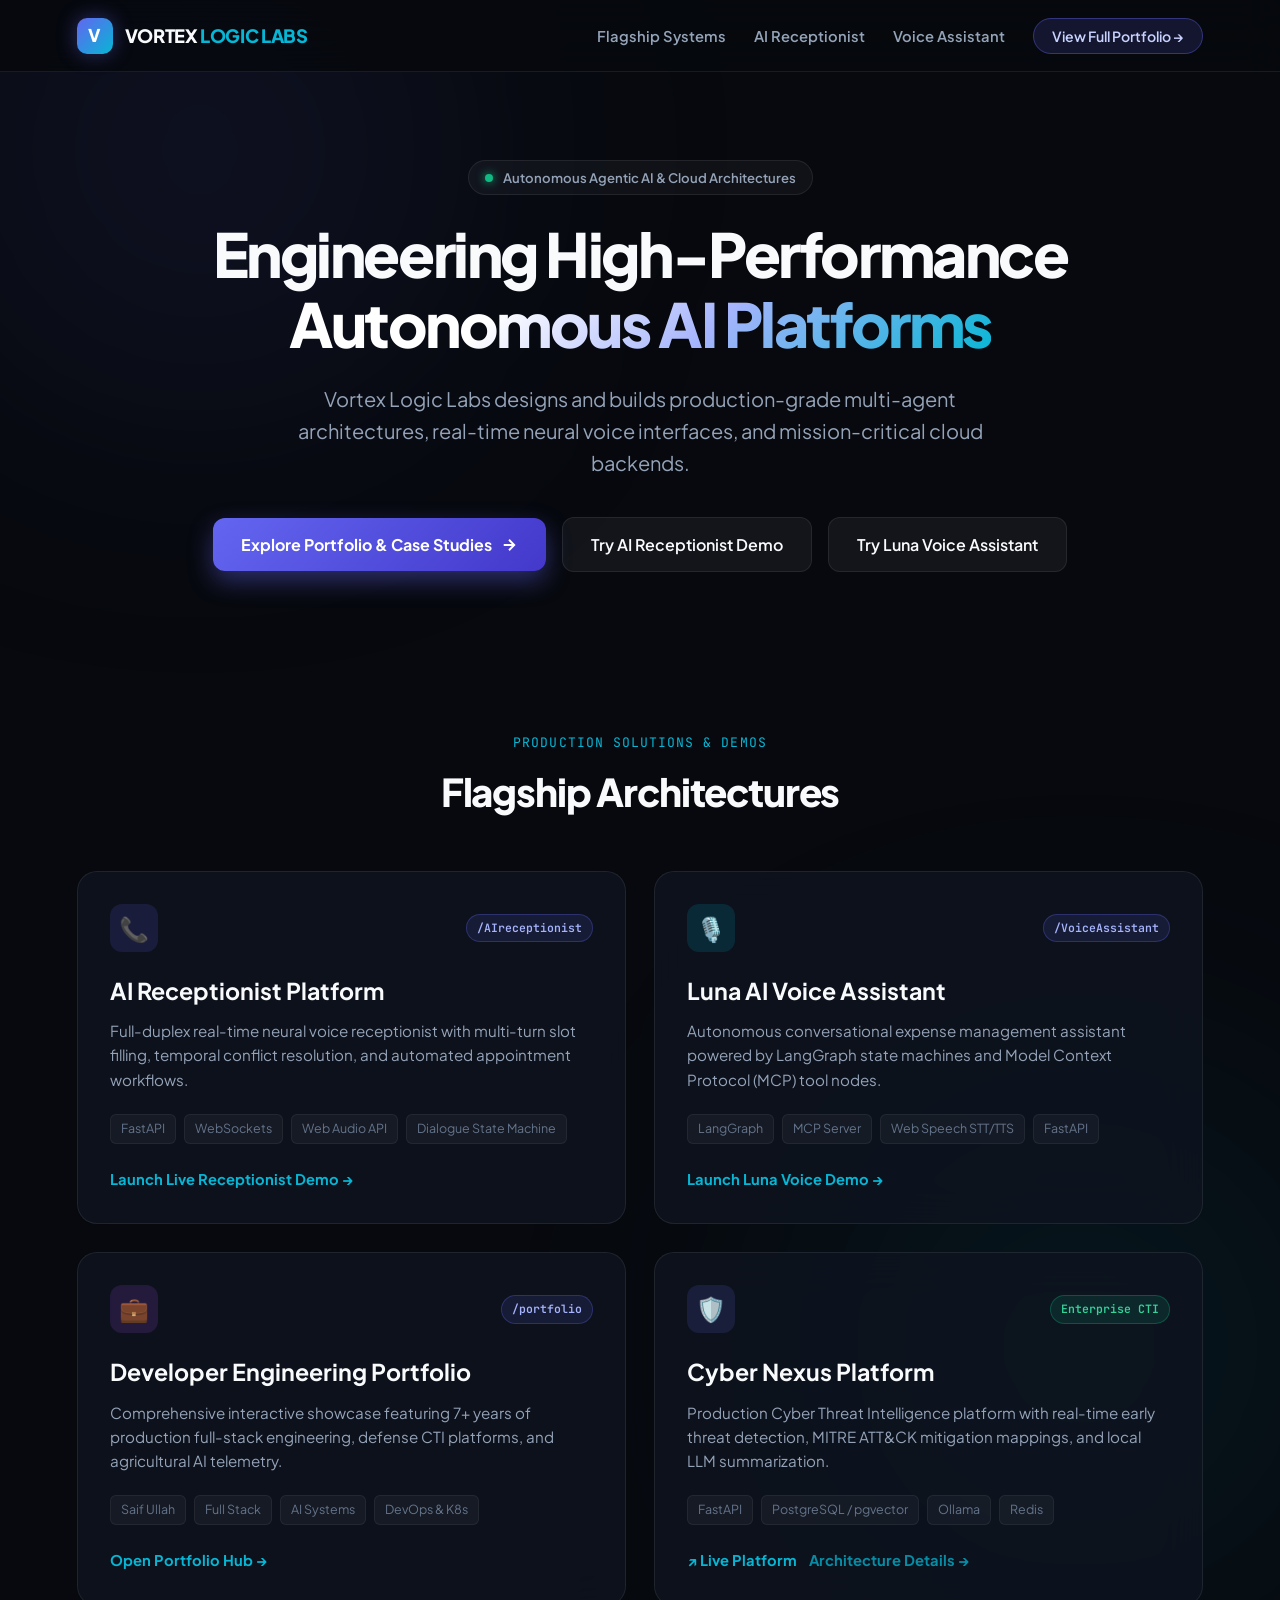
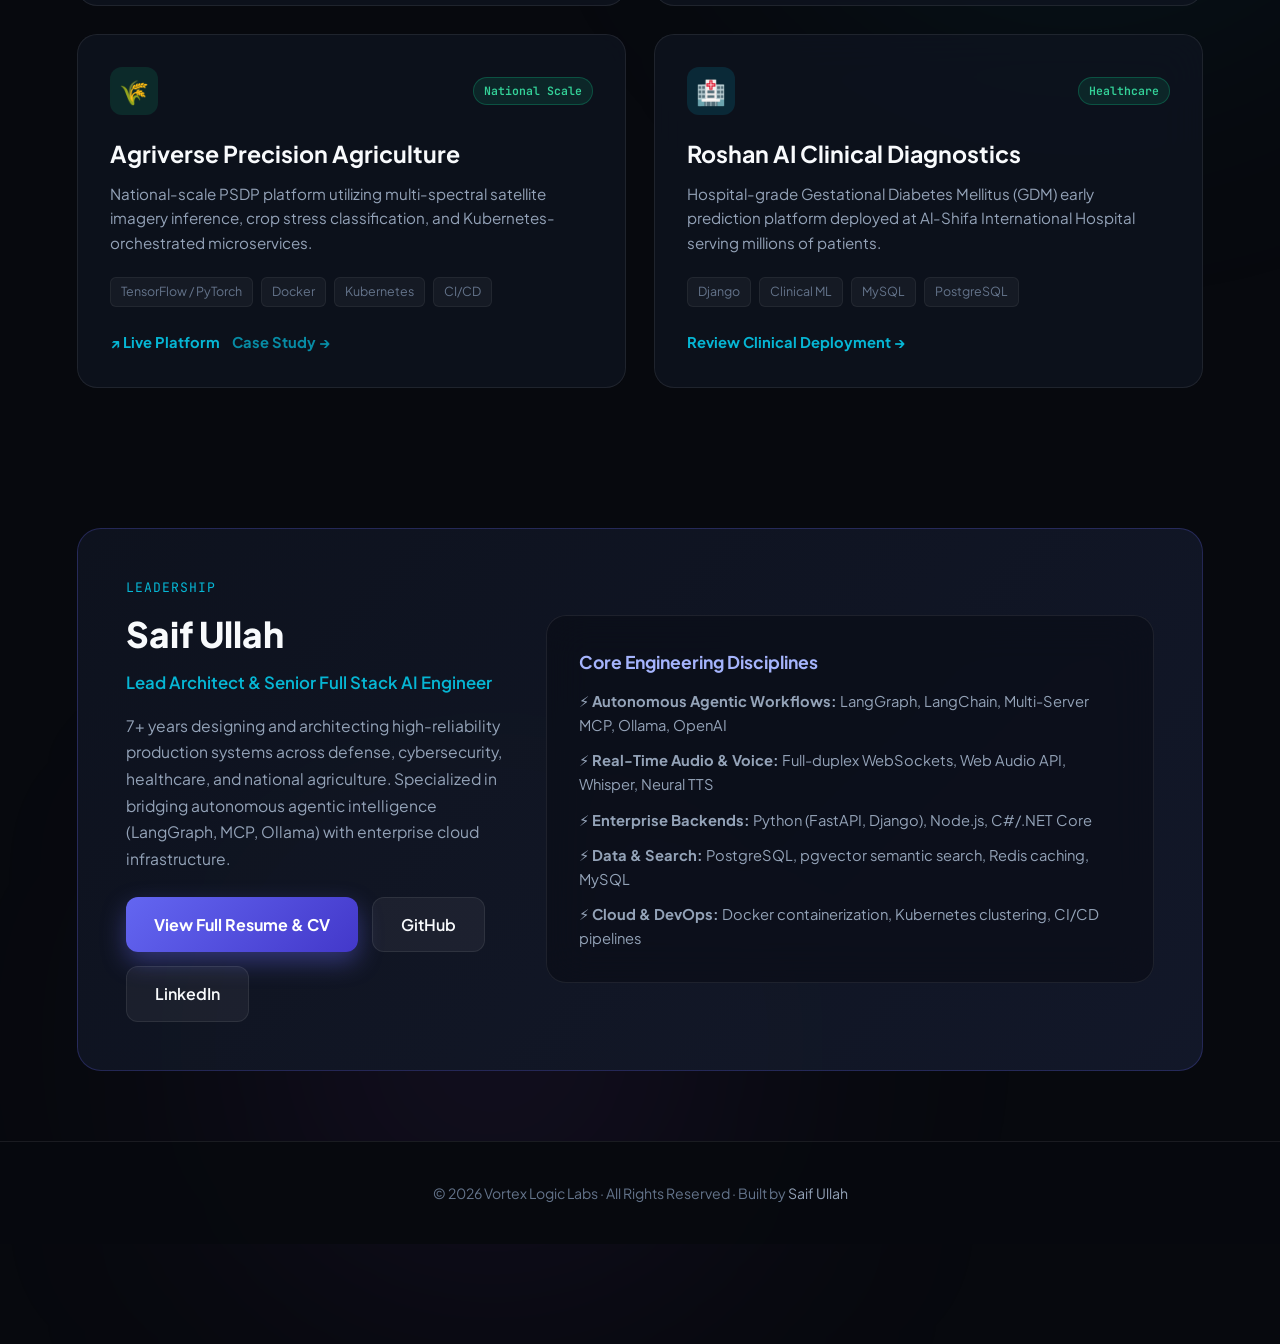
<file: index.html>
<!DOCTYPE html>
<html lang="en">
<head>
  <meta charset="UTF-8" />
  <meta name="viewport" content="width=device-width, initial-scale=1.0" />
  <title>Vortex Logic Labs · Autonomous AI Systems & Cloud-Native Engineering</title>
  <meta name="description" content="Vortex Logic Labs delivers autonomous agentic AI architectures, real-time voice intelligence, and enterprise-grade full-stack platforms." />
  <link rel="preconnect" href="https://fonts.googleapis.com">
  <link rel="preconnect" href="https://fonts.gstatic.com" crossorigin>
  <link href="https://fonts.googleapis.com/css2?family=Plus+Jakarta+Sans:wght@300;400;500;600;700;800&family=JetBrains+Mono:wght@400;500;600&display=swap" rel="stylesheet">
  
  <style>
    :root {
      --bg: #07090e;
      --bg-card: rgba(15, 20, 32, 0.75);
      --bg-card-border: rgba(255, 255, 255, 0.08);
      --bg-card-hover: rgba(24, 32, 52, 0.85);
      
      --primary: #6366f1;
      --primary-glow: rgba(99, 102, 241, 0.4);
      --accent-cyan: #06b6d4;
      --accent-cyan-glow: rgba(6, 182, 212, 0.35);
      --accent-purple: #a855f7;
      --accent-emerald: #10b981;
      
      --text: #f8fafc;
      --text-muted: #94a3b8;
      --text-dim: #64748b;
      
      --font-sans: 'Plus Jakarta Sans', system-ui, -apple-system, sans-serif;
      --font-mono: 'JetBrains Mono', monospace;
    }

    * { box-sizing: border-box; margin: 0; padding: 0; }
    html { scroll-behavior: smooth; }
    body {
      background-color: var(--bg);
      color: var(--text);
      font-family: var(--font-sans);
      line-height: 1.6;
      overflow-x: hidden;
      position: relative;
    }

    /* Ambient Lighting */
    .glow-orb {
      position: absolute;
      border-radius: 50%;
      filter: blur(140px);
      pointer-events: none;
      z-index: 0;
    }
    .glow-top-left {
      width: 600px;
      height: 600px;
      background: radial-gradient(circle, rgba(99, 102, 241, 0.22), transparent 70%);
      top: -150px;
      left: -100px;
    }
    .glow-center-right {
      width: 700px;
      height: 700px;
      background: radial-gradient(circle, rgba(6, 182, 212, 0.16), transparent 70%);
      top: 35%;
      right: -150px;
    }
    .glow-bottom {
      width: 600px;
      height: 600px;
      background: radial-gradient(circle, rgba(168, 85, 247, 0.18), transparent 70%);
      bottom: -100px;
      left: 15%;
    }

    /* Navigation */
    nav {
      position: fixed;
      top: 0;
      left: 0;
      right: 0;
      z-index: 100;
      height: 72px;
      padding: 0 6%;
      display: flex;
      align-items: center;
      justify-content: space-between;
      background: rgba(7, 9, 14, 0.85);
      backdrop-filter: blur(20px);
      border-bottom: 1px solid var(--bg-card-border);
    }
    .brand {
      display: flex;
      align-items: center;
      gap: 12px;
      text-decoration: none;
      color: var(--text);
    }
    .brand-logo {
      width: 36px;
      height: 36px;
      background: linear-gradient(135deg, var(--primary), var(--accent-cyan));
      border-radius: 10px;
      display: flex;
      align-items: center;
      justify-content: center;
      font-weight: 800;
      font-size: 1.1rem;
      color: white;
      box-shadow: 0 0 20px var(--primary-glow);
    }
    .brand-name {
      font-weight: 800;
      font-size: 1.15rem;
      letter-spacing: -0.02em;
    }
    .brand-name span { color: var(--accent-cyan); }
    
    .nav-links {
      display: flex;
      align-items: center;
      gap: 28px;
      list-style: none;
    }
    .nav-links a {
      color: var(--text-muted);
      text-decoration: none;
      font-size: 0.92rem;
      font-weight: 600;
      transition: color 0.2s;
    }
    .nav-links a:hover { color: var(--text); }
    
    .btn-nav-portfolio {
      background: rgba(99, 102, 241, 0.15);
      border: 1px solid rgba(99, 102, 241, 0.4);
      color: #c7d2fe !important;
      padding: 8px 18px;
      border-radius: 24px;
      font-size: 0.88rem !important;
      transition: all 0.25s !important;
    }
    .btn-nav-portfolio:hover {
      background: var(--primary) !important;
      color: white !important;
      box-shadow: 0 0 20px var(--primary-glow);
      transform: translateY(-1px);
    }

    /* Hero Section */
    .hero {
      position: relative;
      z-index: 10;
      padding: 160px 6% 90px 6%;
      max-width: 1300px;
      margin: 0 auto;
      text-align: center;
    }
    .badge-hub {
      display: inline-flex;
      align-items: center;
      gap: 10px;
      background: rgba(255, 255, 255, 0.04);
      border: 1px solid var(--bg-card-border);
      padding: 6px 16px;
      border-radius: 30px;
      font-size: 0.82rem;
      font-weight: 600;
      color: var(--text-muted);
      margin-bottom: 24px;
    }
    .badge-hub .pulse {
      width: 8px;
      height: 8px;
      background: var(--accent-emerald);
      border-radius: 50%;
      box-shadow: 0 0 10px var(--accent-emerald);
    }
    .hero h1 {
      font-size: 3.8rem;
      font-weight: 800;
      line-height: 1.15;
      letter-spacing: -0.04em;
      margin-bottom: 24px;
    }
    .hero h1 .gradient-text {
      background: linear-gradient(135deg, #fff 30%, #a5b4fc 60%, var(--accent-cyan) 100%);
      -webkit-background-clip: text;
      -webkit-text-fill-color: transparent;
    }
    .hero-lead {
      font-size: 1.25rem;
      color: var(--text-muted);
      max-width: 760px;
      margin: 0 auto 38px auto;
      line-height: 1.6;
    }
    .hero-actions {
      display: flex;
      align-items: center;
      justify-content: center;
      gap: 16px;
      flex-wrap: wrap;
    }
    .btn-primary {
      background: linear-gradient(135deg, var(--primary), #4338ca);
      color: white;
      text-decoration: none;
      padding: 14px 28px;
      border-radius: 12px;
      font-weight: 700;
      font-size: 1rem;
      box-shadow: 0 10px 25px var(--primary-glow);
      transition: all 0.25s;
      display: inline-flex;
      align-items: center;
      gap: 8px;
    }
    .btn-primary:hover {
      transform: translateY(-2px);
      box-shadow: 0 16px 32px var(--primary-glow);
    }
    .btn-secondary {
      background: rgba(255, 255, 255, 0.05);
      border: 1px solid var(--bg-card-border);
      color: var(--text);
      text-decoration: none;
      padding: 14px 28px;
      border-radius: 12px;
      font-weight: 600;
      font-size: 1rem;
      transition: all 0.2s;
      display: inline-flex;
      align-items: center;
      gap: 8px;
    }
    .btn-secondary:hover {
      background: rgba(255, 255, 255, 0.1);
      border-color: rgba(255, 255, 255, 0.2);
    }

    /* Live Systems Showcase Grid */
    .section-wrap {
      position: relative;
      z-index: 10;
      padding: 70px 6%;
      max-width: 1300px;
      margin: 0 auto;
    }
    .section-header {
      margin-bottom: 48px;
      text-align: center;
    }
    .section-tag {
      font-family: var(--font-mono);
      font-size: 0.82rem;
      color: var(--accent-cyan);
      text-transform: uppercase;
      letter-spacing: 0.08em;
      margin-bottom: 8px;
      display: block;
    }
    .section-title {
      font-size: 2.4rem;
      font-weight: 800;
      letter-spacing: -0.03em;
    }
    
    .grid-cards {
      display: grid;
      grid-template-columns: repeat(auto-fit, minmax(360px, 1fr));
      gap: 28px;
    }
    .card {
      background: var(--bg-card);
      backdrop-filter: blur(20px);
      border: 1px solid var(--bg-card-border);
      border-radius: 20px;
      padding: 32px;
      transition: all 0.3s cubic-bezier(0.4, 0, 0.2, 1);
      display: flex;
      flex-direction: column;
      position: relative;
      overflow: hidden;
    }
    .card:hover {
      transform: translateY(-5px);
      border-color: rgba(99, 102, 241, 0.35);
      box-shadow: 0 20px 40px rgba(0, 0, 0, 0.5);
    }
    .card-top {
      display: flex;
      align-items: center;
      justify-content: space-between;
      margin-bottom: 20px;
    }
    .card-icon {
      width: 48px;
      height: 48px;
      border-radius: 12px;
      display: flex;
      align-items: center;
      justify-content: center;
      font-size: 1.5rem;
    }
    .icon-indigo { background: rgba(99, 102, 241, 0.15); color: var(--primary); }
    .icon-cyan { background: rgba(6, 182, 212, 0.15); color: var(--accent-cyan); }
    .icon-purple { background: rgba(168, 85, 247, 0.15); color: var(--accent-purple); }
    .icon-green { background: rgba(16, 185, 129, 0.15); color: var(--accent-emerald); }

    .live-badge {
      font-family: var(--font-mono);
      font-size: 0.72rem;
      font-weight: 600;
      padding: 4px 10px;
      border-radius: 20px;
      background: rgba(16, 185, 129, 0.12);
      border: 1px solid rgba(16, 185, 129, 0.3);
      color: #34d399;
    }
    .route-badge {
      font-family: var(--font-mono);
      font-size: 0.72rem;
      font-weight: 600;
      padding: 4px 10px;
      border-radius: 20px;
      background: rgba(99, 102, 241, 0.12);
      border: 1px solid rgba(99, 102, 241, 0.3);
      color: #a5b4fc;
    }
    .card h3 {
      font-size: 1.45rem;
      font-weight: 700;
      margin-bottom: 10px;
    }
    .card p {
      font-size: 0.95rem;
      color: var(--text-muted);
      line-height: 1.6;
      margin-bottom: 22px;
      flex: 1;
    }
    .card-tags {
      display: flex;
      flex-wrap: wrap;
      gap: 8px;
      margin-bottom: 24px;
    }
    .tag {
      font-size: 0.78rem;
      padding: 4px 10px;
      border-radius: 6px;
      background: rgba(255, 255, 255, 0.04);
      color: var(--text-dim);
      border: 1px solid rgba(255, 255, 255, 0.06);
    }
    .card-link {
      display: inline-flex;
      align-items: center;
      gap: 6px;
      font-size: 0.92rem;
      font-weight: 700;
      color: var(--accent-cyan);
      text-decoration: none;
      transition: gap 0.2s;
    }
    .card-link:hover { gap: 10px; }

    /* Founder Section */
    .founder-box {
      background: linear-gradient(135deg, rgba(15, 20, 32, 0.9), rgba(20, 26, 44, 0.9));
      border: 1px solid rgba(99, 102, 241, 0.25);
      border-radius: 24px;
      padding: 48px;
      display: grid;
      grid-template-columns: 1fr 1.6fr;
      gap: 40px;
      align-items: center;
    }
    .founder-info h2 {
      font-size: 2.2rem;
      font-weight: 800;
      margin-bottom: 8px;
    }
    .founder-role {
      font-size: 1.05rem;
      color: var(--accent-cyan);
      font-weight: 600;
      margin-bottom: 16px;
    }
    .founder-desc {
      color: var(--text-muted);
      font-size: 0.98rem;
      margin-bottom: 24px;
      line-height: 1.7;
    }
    .founder-actions {
      display: flex;
      gap: 14px;
      flex-wrap: wrap;
    }

    /* Footer */
    footer {
      position: relative;
      z-index: 10;
      border-top: 1px solid var(--bg-card-border);
      background: rgba(7, 9, 14, 0.95);
      padding: 40px 6%;
      text-align: center;
      font-size: 0.88rem;
      color: var(--text-dim);
    }
    footer a { color: var(--text-muted); text-decoration: none; }
    footer a:hover { color: var(--text); }

    @media (max-width: 860px) {
      .hero h1 { font-size: 2.7rem; }
      .founder-box { grid-template-columns: 1fr; padding: 32px; }
      .nav-links { display: none; }
    }
  </style>
</head>
<body>
  <!-- Ambient orbs -->
  <div class="glow-orb glow-top-left"></div>
  <div class="glow-orb glow-center-right"></div>
  <div class="glow-orb glow-bottom"></div>

  <!-- Navigation -->
  <nav>
    <a href="/" class="brand">
      <div class="brand-logo">V</div>
      <div class="brand-name">VORTEX <span>LOGIC LABS</span></div>
    </a>
    <ul class="nav-links">
      <li><a href="#systems">Flagship Systems</a></li>
      <li><a href="/AIreceptionist">AI Receptionist</a></li>
      <li><a href="/VoiceAssistant">Voice Assistant</a></li>
      <li><a href="/portfolio" class="btn-nav-portfolio">View Full Portfolio →</a></li>
    </ul>
  </nav>

  <!-- Hero Section -->
  <header class="hero">
    <div class="badge-hub">
      <span class="pulse"></span>
      <span>Autonomous Agentic AI & Cloud Architectures</span>
    </div>
    <h1>Engineering High-Performance <br /><span class="gradient-text">Autonomous AI Platforms</span></h1>
    <p class="hero-lead">
      Vortex Logic Labs designs and builds production-grade multi-agent architectures, real-time neural voice interfaces, and mission-critical cloud backends.
    </p>
    <div class="hero-actions">
      <a href="/portfolio" class="btn-primary">
        Explore Portfolio & Case Studies
        <svg viewBox="0 0 24 24" width="18" height="18" fill="none" stroke="currentColor" stroke-width="2.5"><path d="M5 12h14M12 5l7 7-7 7"/></svg>
      </a>
      <a href="/AIreceptionist" class="btn-secondary">
        Try AI Receptionist Demo
      </a>
      <a href="/VoiceAssistant" class="btn-secondary">
        Try Luna Voice Assistant
      </a>
    </div>
  </header>

  <!-- Flagship Systems Section -->
  <section class="section-wrap" id="systems">
    <div class="section-header">
      <span class="section-tag">Production Solutions & Demos</span>
      <h2 class="section-title">Flagship Architectures</h2>
    </div>

    <div class="grid-cards">
      <!-- Card 1: AI Receptionist -->
      <div class="card">
        <div class="card-top">
          <div class="card-icon icon-indigo">📞</div>
          <span class="route-badge">/AIreceptionist</span>
        </div>
        <h3>AI Receptionist Platform</h3>
        <p>Full-duplex real-time neural voice receptionist with multi-turn slot filling, temporal conflict resolution, and automated appointment workflows.</p>
        <div class="card-tags">
          <span class="tag">FastAPI</span>
          <span class="tag">WebSockets</span>
          <span class="tag">Web Audio API</span>
          <span class="tag">Dialogue State Machine</span>
        </div>
        <a href="/AIreceptionist" class="card-link">Launch Live Receptionist Demo →</a>
      </div>

      <!-- Card 2: Voice Assistant -->
      <div class="card">
        <div class="card-top">
          <div class="card-icon icon-cyan">🎙️</div>
          <span class="route-badge">/VoiceAssistant</span>
        </div>
        <h3>Luna AI Voice Assistant</h3>
        <p>Autonomous conversational expense management assistant powered by LangGraph state machines and Model Context Protocol (MCP) tool nodes.</p>
        <div class="card-tags">
          <span class="tag">LangGraph</span>
          <span class="tag">MCP Server</span>
          <span class="tag">Web Speech STT/TTS</span>
          <span class="tag">FastAPI</span>
        </div>
        <a href="/VoiceAssistant" class="card-link">Launch Luna Voice Demo →</a>
      </div>

      <!-- Card 3: Portfolio -->
      <div class="card">
        <div class="card-top">
          <div class="card-icon icon-purple">💼</div>
          <span class="route-badge">/portfolio</span>
        </div>
        <h3>Developer Engineering Portfolio</h3>
        <p>Comprehensive interactive showcase featuring 7+ years of production full-stack engineering, defense CTI platforms, and agricultural AI telemetry.</p>
        <div class="card-tags">
          <span class="tag">Saif Ullah</span>
          <span class="tag">Full Stack</span>
          <span class="tag">AI Systems</span>
          <span class="tag">DevOps & K8s</span>
        </div>
        <a href="/portfolio" class="card-link">Open Portfolio Hub →</a>
      </div>

      <!-- Card 4: Cyber Nexus -->
      <div class="card">
        <div class="card-top">
          <div class="card-icon icon-indigo">🛡️</div>
          <span class="live-badge">Enterprise CTI</span>
        </div>
        <h3>Cyber Nexus Platform</h3>
        <p>Production Cyber Threat Intelligence platform with real-time early threat detection, MITRE ATT&CK mitigation mappings, and local LLM summarization.</p>
        <div class="card-tags">
          <span class="tag">FastAPI</span>
          <span class="tag">PostgreSQL / pgvector</span>
          <span class="tag">Ollama</span>
          <span class="tag">Redis</span>
        </div>
        <div style="display:flex;gap:12px;flex-wrap:wrap">
          <a href="https://cyber-nexus.tech/" target="_blank" class="card-link">↗ Live Platform</a>
          <a href="/portfolio#cybernexus" class="card-link" style="opacity:0.75">Architecture Details →</a>
        </div>
      </div>

      <!-- Card 5: Agriverse -->
      <div class="card">
        <div class="card-top">
          <div class="card-icon icon-green">🌾</div>
          <span class="live-badge">National Scale</span>
        </div>
        <h3>Agriverse Precision Agriculture</h3>
        <p>National-scale PSDP platform utilizing multi-spectral satellite imagery inference, crop stress classification, and Kubernetes-orchestrated microservices.</p>
        <div class="card-tags">
          <span class="tag">TensorFlow / PyTorch</span>
          <span class="tag">Docker</span>
          <span class="tag">Kubernetes</span>
          <span class="tag">CI/CD</span>
        </div>
        <div style="display:flex;gap:12px;flex-wrap:wrap">
          <a href="https://agriverse.org.pk/" target="_blank" class="card-link">↗ Live Platform</a>
          <a href="/portfolio#agriverse" class="card-link" style="opacity:0.75">Case Study →</a>
        </div>
      </div>

      <!-- Card 6: Roshan AI -->
      <div class="card">
        <div class="card-top">
          <div class="card-icon icon-cyan">🏥</div>
          <span class="live-badge">Healthcare</span>
        </div>
        <h3>Roshan AI Clinical Diagnostics</h3>
        <p>Hospital-grade Gestational Diabetes Mellitus (GDM) early prediction platform deployed at Al-Shifa International Hospital serving millions of patients.</p>
        <div class="card-tags">
          <span class="tag">Django</span>
          <span class="tag">Clinical ML</span>
          <span class="tag">MySQL</span>
          <span class="tag">PostgreSQL</span>
        </div>
        <a href="/portfolio#roshan" class="card-link">Review Clinical Deployment →</a>
      </div>
    </div>
  </section>

  <!-- Founder Spotlight Section -->
  <section class="section-wrap">
    <div class="founder-box">
      <div class="founder-info">
        <span class="section-tag">Leadership</span>
        <h2>Saif Ullah</h2>
        <div class="founder-role">Lead Architect & Senior Full Stack AI Engineer</div>
        <div class="founder-desc">
          7+ years designing and architecting high-reliability production systems across defense, cybersecurity, healthcare, and national agriculture. Specialized in bridging autonomous agentic intelligence (LangGraph, MCP, Ollama) with enterprise cloud infrastructure.
        </div>
        <div class="founder-actions">
          <a href="/portfolio" class="btn-primary">View Full Resume & CV</a>
          <a href="https://github.com/saifullahsohail123" target="_blank" class="btn-secondary">GitHub</a>
          <a href="https://www.linkedin.com/in/saif-ullah-sohail/" target="_blank" class="btn-secondary">LinkedIn</a>
        </div>
      </div>
      <div>
        <!-- Tech Architecture Overview Card -->
        <div class="card" style="background: rgba(10, 14, 24, 0.7);">
          <h4 style="margin-bottom: 14px; font-size: 1.1rem; color: #a5b4fc;">Core Engineering Disciplines</h4>
          <ul style="list-style: none; display: flex; flex-direction: column; gap: 12px; font-size: 0.92rem; color: var(--text-muted);">
            <li>⚡ <strong>Autonomous Agentic Workflows:</strong> LangGraph, LangChain, Multi-Server MCP, Ollama, OpenAI</li>
            <li>⚡ <strong>Real-Time Audio & Voice:</strong> Full-duplex WebSockets, Web Audio API, Whisper, Neural TTS</li>
            <li>⚡ <strong>Enterprise Backends:</strong> Python (FastAPI, Django), Node.js, C#/.NET Core</li>
            <li>⚡ <strong>Data & Search:</strong> PostgreSQL, pgvector semantic search, Redis caching, MySQL</li>
            <li>⚡ <strong>Cloud & DevOps:</strong> Docker containerization, Kubernetes clustering, CI/CD pipelines</li>
          </ul>
        </div>
      </div>
    </div>
  </section>

  <!-- Footer -->
  <footer>
    <p>© 2026 Vortex Logic Labs · All Rights Reserved · Built by <a href="/portfolio">Saif Ullah</a></p>
  </footer>
</body>
</html>
</file>
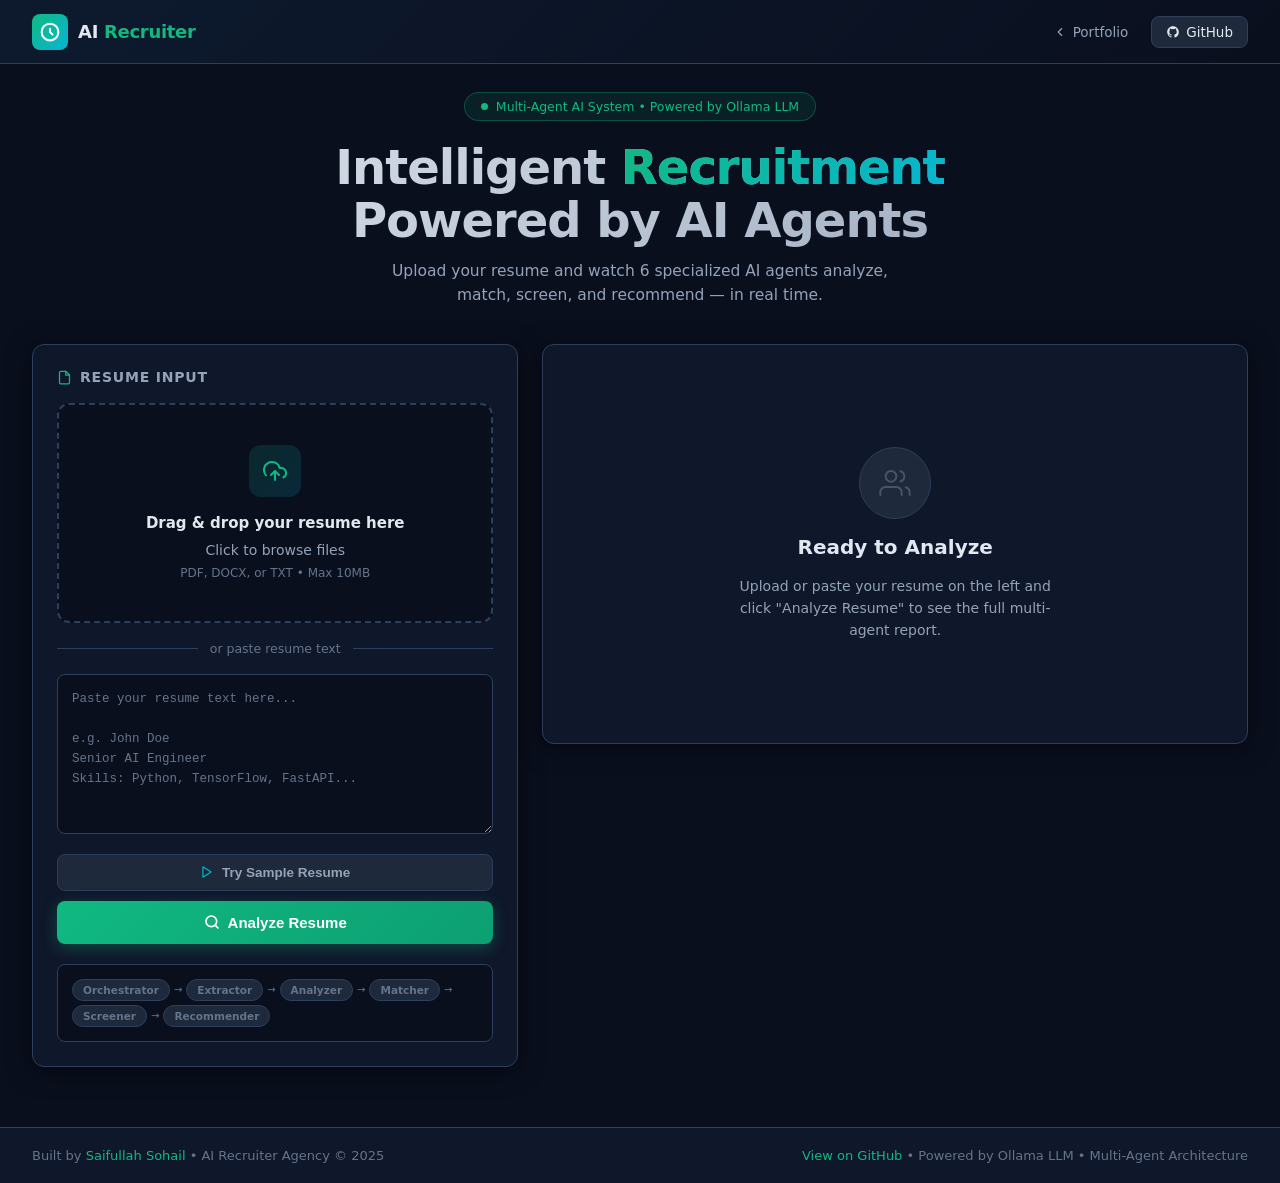
<file: AIrecruiter/index.html>
<!DOCTYPE html>
<html lang="en">
<head>
<meta charset="UTF-8" />
<meta name="viewport" content="width=device-width, initial-scale=1.0" />
<title>AI Recruiter Agency — Multi-Agent Recruitment System</title>
<style>
  /* ===== RESET & BASE ===== */
  *, *::before, *::after { box-sizing: border-box; margin: 0; padding: 0; }

  :root {
    --bg:          #0a0f1e;
    --bg2:         #0f172a;
    --bg3:         #1e293b;
    --bg4:         #263044;
    --border:      #2d3f5a;
    --accent:      #10b981;
    --accent2:     #06b6d4;
    --accent-glow: rgba(16,185,129,.25);
    --text:        #e2e8f0;
    --text-muted:  #94a3b8;
    --text-dim:    #64748b;
    --warn:        #f59e0b;
    --success:     #10b981;
    --danger:      #ef4444;
    --radius:      12px;
    --radius-sm:   8px;
    --shadow:      0 4px 24px rgba(0,0,0,.5);
    --shadow-lg:   0 8px 48px rgba(0,0,0,.7);
  }

  html { scroll-behavior: smooth; }

  body {
    font-family: 'Segoe UI', system-ui, -apple-system, sans-serif;
    background: var(--bg);
    color: var(--text);
    min-height: 100vh;
    display: flex;
    flex-direction: column;
    overflow-x: hidden;
  }

  /* ===== SCROLLBAR ===== */
  ::-webkit-scrollbar { width: 6px; height: 6px; }
  ::-webkit-scrollbar-track { background: var(--bg2); }
  ::-webkit-scrollbar-thumb { background: var(--bg4); border-radius: 3px; }
  ::-webkit-scrollbar-thumb:hover { background: var(--accent); }

  /* ===== HEADER ===== */
  header {
    background: linear-gradient(135deg, #0d1a2e 0%, #0a0f1e 100%);
    border-bottom: 1px solid var(--border);
    padding: 0 32px;
    display: flex;
    align-items: center;
    justify-content: space-between;
    height: 64px;
    position: sticky;
    top: 0;
    z-index: 100;
    backdrop-filter: blur(12px);
  }

  .logo {
    display: flex;
    align-items: center;
    gap: 10px;
    text-decoration: none;
  }

  .logo-icon {
    width: 36px; height: 36px;
    background: linear-gradient(135deg, var(--accent), var(--accent2));
    border-radius: 8px;
    display: flex; align-items: center; justify-content: center;
  }

  .logo-text {
    font-size: 18px;
    font-weight: 700;
    color: var(--text);
    letter-spacing: -0.3px;
  }

  .logo-text span { color: var(--accent); }

  nav { display: flex; align-items: center; gap: 8px; }

  .nav-link {
    display: flex; align-items: center; gap: 6px;
    padding: 7px 14px;
    border-radius: var(--radius-sm);
    text-decoration: none;
    font-size: 13.5px;
    font-weight: 500;
    color: var(--text-muted);
    border: 1px solid transparent;
    transition: all .2s;
  }

  .nav-link:hover {
    color: var(--text);
    border-color: var(--border);
    background: var(--bg3);
  }

  .nav-link.gh {
    background: var(--bg3);
    border-color: var(--border);
    color: var(--text);
  }

  .nav-link.gh:hover {
    border-color: var(--accent);
    color: var(--accent);
  }

  /* ===== HERO BADGE ===== */
  .hero-badge {
    display: flex;
    justify-content: center;
    padding: 28px 32px 0;
  }

  .badge-pill {
    display: inline-flex;
    align-items: center;
    gap: 8px;
    background: rgba(16,185,129,.1);
    border: 1px solid rgba(16,185,129,.3);
    border-radius: 999px;
    padding: 6px 16px;
    font-size: 12.5px;
    color: var(--accent);
    font-weight: 500;
  }

  .badge-dot {
    width: 7px; height: 7px;
    background: var(--accent);
    border-radius: 50%;
    animation: pulse 2s infinite;
  }

  @keyframes pulse {
    0%, 100% { opacity: 1; transform: scale(1); }
    50%       { opacity: .5; transform: scale(.8); }
  }

  /* ===== HERO TITLE ===== */
  .hero {
    text-align: center;
    padding: 20px 32px 36px;
  }

  .hero h1 {
    font-size: clamp(28px, 4vw, 48px);
    font-weight: 800;
    letter-spacing: -1px;
    line-height: 1.1;
    background: linear-gradient(135deg, #e2e8f0 0%, #94a3b8 100%);
    -webkit-background-clip: text;
    -webkit-text-fill-color: transparent;
    background-clip: text;
    margin-bottom: 12px;
  }

  .hero h1 .accent { background: linear-gradient(135deg, var(--accent), var(--accent2)); -webkit-background-clip: text; background-clip: text; }

  .hero p {
    color: var(--text-muted);
    font-size: 15.5px;
    max-width: 540px;
    margin: 0 auto;
    line-height: 1.6;
  }

  /* ===== MAIN LAYOUT ===== */
  main {
    flex: 1;
    padding: 0 32px 60px;
    max-width: 1400px;
    width: 100%;
    margin: 0 auto;
  }

  .layout {
    display: grid;
    grid-template-columns: 40% 1fr;
    gap: 24px;
    align-items: start;
  }

  /* ===== CARD ===== */
  .card {
    background: var(--bg2);
    border: 1px solid var(--border);
    border-radius: var(--radius);
    padding: 24px;
    box-shadow: var(--shadow);
  }

  .card-title {
    font-size: 14px;
    font-weight: 600;
    color: var(--text-muted);
    text-transform: uppercase;
    letter-spacing: .8px;
    margin-bottom: 18px;
    display: flex;
    align-items: center;
    gap: 8px;
  }

  .card-title svg { color: var(--accent); }

  /* ===== LEFT PANEL ===== */
  #left-panel { position: sticky; top: 80px; }

  /* Drag-drop zone */
  .drop-zone {
    border: 2px dashed var(--border);
    border-radius: var(--radius);
    padding: 40px 24px;
    text-align: center;
    cursor: pointer;
    transition: all .25s;
    background: var(--bg);
    position: relative;
    overflow: hidden;
  }

  .drop-zone::before {
    content: '';
    position: absolute; inset: 0;
    background: radial-gradient(circle at 50% 50%, rgba(16,185,129,.04) 0%, transparent 70%);
    opacity: 0;
    transition: opacity .3s;
  }

  .drop-zone:hover, .drop-zone.drag-over {
    border-color: var(--accent);
    background: rgba(16,185,129,.04);
  }

  .drop-zone:hover::before, .drop-zone.drag-over::before { opacity: 1; }

  .drop-icon {
    width: 52px; height: 52px;
    background: linear-gradient(135deg, rgba(16,185,129,.15), rgba(6,182,212,.15));
    border-radius: 12px;
    display: flex; align-items: center; justify-content: center;
    margin: 0 auto 14px;
  }

  .drop-zone p { color: var(--text-muted); font-size: 14px; line-height: 1.6; }
  .drop-zone p strong { color: var(--text); display: block; margin-bottom: 4px; font-size: 15px; }
  .drop-zone small { color: var(--text-dim); font-size: 12px; }

  #file-input { display: none; }

  /* Divider */
  .or-divider {
    display: flex; align-items: center; gap: 12px;
    margin: 18px 0;
    color: var(--text-dim);
    font-size: 12.5px;
  }
  .or-divider::before, .or-divider::after {
    content: ''; flex: 1;
    height: 1px; background: var(--border);
  }

  /* Textarea */
  .resume-textarea {
    width: 100%;
    background: var(--bg);
    border: 1px solid var(--border);
    border-radius: var(--radius-sm);
    color: var(--text);
    font-family: 'Cascadia Code', 'Consolas', monospace;
    font-size: 12.5px;
    line-height: 1.6;
    padding: 14px;
    resize: vertical;
    min-height: 160px;
    max-height: 320px;
    transition: border-color .2s;
    outline: none;
  }

  .resume-textarea:focus { border-color: var(--accent); }
  .resume-textarea::placeholder { color: var(--text-dim); }

  /* Buttons */
  .btn {
    display: inline-flex; align-items: center; justify-content: center;
    gap: 8px;
    padding: 10px 20px;
    border-radius: var(--radius-sm);
    border: none;
    font-size: 14px;
    font-weight: 600;
    cursor: pointer;
    transition: all .2s;
    text-decoration: none;
    white-space: nowrap;
  }

  .btn-primary {
    background: linear-gradient(135deg, var(--accent), #0d9f72);
    color: #fff;
    width: 100%;
    padding: 13px;
    font-size: 15px;
    box-shadow: 0 4px 16px rgba(16,185,129,.3);
  }

  .btn-primary:hover {
    transform: translateY(-1px);
    box-shadow: 0 6px 24px rgba(16,185,129,.4);
  }

  .btn-primary:active { transform: translateY(0); }

  .btn-secondary {
    background: var(--bg3);
    color: var(--text-muted);
    border: 1px solid var(--border);
    width: 100%;
    padding: 10px;
    font-size: 13.5px;
  }

  .btn-secondary:hover { border-color: var(--accent2); color: var(--accent2); }

  .btn-secondary svg { color: var(--accent2); }

  .btn-row { display: flex; flex-direction: column; gap: 10px; margin-top: 16px; }

  /* ===== PIPELINE ANIMATION ===== */
  .pipeline-mini {
    display: flex;
    align-items: center;
    gap: 4px;
    flex-wrap: wrap;
    margin-top: 20px;
    padding: 14px;
    background: var(--bg);
    border: 1px solid var(--border);
    border-radius: var(--radius-sm);
  }

  .pipe-node {
    font-size: 10.5px;
    font-weight: 600;
    padding: 4px 10px;
    border-radius: 999px;
    color: var(--text-dim);
    background: var(--bg3);
    border: 1px solid var(--border);
    transition: all .4s;
    white-space: nowrap;
  }

  .pipe-node.active {
    color: var(--accent);
    background: rgba(16,185,129,.12);
    border-color: rgba(16,185,129,.4);
    box-shadow: 0 0 10px rgba(16,185,129,.2);
  }

  .pipe-node.done {
    color: #fff;
    background: linear-gradient(135deg, var(--accent), #0d9f72);
    border-color: transparent;
  }

  .pipe-arrow {
    font-size: 10px;
    color: var(--text-dim);
    flex-shrink: 0;
  }

  /* Loading overlay */
  #loading-overlay {
    display: none;
    position: fixed; inset: 0;
    background: rgba(10,15,30,.85);
    z-index: 200;
    align-items: center;
    justify-content: center;
    flex-direction: column;
    gap: 20px;
    backdrop-filter: blur(4px);
  }

  #loading-overlay.show { display: flex; }

  .spinner {
    width: 56px; height: 56px;
    border: 3px solid var(--border);
    border-top-color: var(--accent);
    border-radius: 50%;
    animation: spin .8s linear infinite;
  }

  @keyframes spin { to { transform: rotate(360deg); } }

  #loading-label {
    color: var(--text-muted);
    font-size: 15px;
    font-weight: 500;
  }

  #loading-agent {
    color: var(--accent);
    font-weight: 700;
  }

  /* ===== RIGHT PANEL ===== */
  #right-panel { display: flex; flex-direction: column; gap: 20px; }

  /* Empty state */
  #empty-state {
    display: flex;
    flex-direction: column;
    align-items: center;
    justify-content: center;
    min-height: 400px;
    text-align: center;
    gap: 16px;
    padding: 60px 32px;
  }

  .empty-icon {
    width: 72px; height: 72px;
    background: var(--bg3);
    border-radius: 50%;
    display: flex; align-items: center; justify-content: center;
    border: 1px solid var(--border);
  }

  #empty-state h3 { font-size: 20px; font-weight: 700; color: var(--text); }
  #empty-state p  { color: var(--text-muted); font-size: 14px; max-width: 320px; line-height: 1.6; }

  /* ===== RESULTS ===== */
  #results { display: none; flex-direction: column; gap: 20px; }
  #results.show { display: flex; }

  /* Fade-in animation */
  @keyframes fadeSlideIn {
    from { opacity: 0; transform: translateY(20px); }
    to   { opacity: 1; transform: translateY(0); }
  }

  .anim { animation: fadeSlideIn .5s ease both; }
  .anim-d1 { animation-delay: .05s; }
  .anim-d2 { animation-delay: .15s; }
  .anim-d3 { animation-delay: .25s; }
  .anim-d4 { animation-delay: .35s; }
  .anim-d5 { animation-delay: .45s; }

  /* ===== PROFILE CARD ===== */
  .profile-header {
    display: flex;
    align-items: flex-start;
    gap: 16px;
    margin-bottom: 20px;
  }

  .avatar {
    width: 52px; height: 52px; flex-shrink: 0;
    background: linear-gradient(135deg, var(--accent), var(--accent2));
    border-radius: 12px;
    display: flex; align-items: center; justify-content: center;
    font-size: 20px; font-weight: 800; color: #fff;
  }

  .profile-info h2 { font-size: 18px; font-weight: 700; margin-bottom: 4px; }
  .profile-info p  { color: var(--text-muted); font-size: 13px; }

  .level-badge {
    display: inline-flex; align-items: center; gap: 6px;
    padding: 4px 12px;
    border-radius: 999px;
    font-size: 12px;
    font-weight: 700;
    letter-spacing: .5px;
    text-transform: uppercase;
  }

  .level-badge.senior { background: rgba(16,185,129,.15); color: var(--accent); border: 1px solid rgba(16,185,129,.3); }
  .level-badge.mid    { background: rgba(245,158,11,.15);  color: var(--warn);   border: 1px solid rgba(245,158,11,.3); }
  .level-badge.junior { background: rgba(6,182,212,.15);   color: var(--accent2); border: 1px solid rgba(6,182,212,.3); }

  /* Tags */
  .tags { display: flex; flex-wrap: wrap; gap: 7px; margin-top: 12px; }

  .tag {
    padding: 4px 11px;
    border-radius: 999px;
    font-size: 12px;
    font-weight: 500;
    background: var(--bg3);
    color: var(--accent2);
    border: 1px solid rgba(6,182,212,.2);
    transition: all .2s;
  }

  .tag:hover { border-color: var(--accent2); background: rgba(6,182,212,.1); }

  /* Strengths list */
  .strengths { margin-top: 16px; display: flex; flex-direction: column; gap: 8px; }

  .strength-item {
    display: flex; align-items: center; gap: 10px;
    font-size: 13.5px;
    color: var(--text);
  }

  .strength-item::before {
    content: '';
    width: 6px; height: 6px;
    background: var(--accent);
    border-radius: 50%;
    flex-shrink: 0;
  }

  /* ===== JOB MATCH CARDS ===== */
  .job-cards { display: flex; flex-direction: column; gap: 14px; }

  .job-card {
    background: var(--bg);
    border: 1px solid var(--border);
    border-radius: var(--radius-sm);
    padding: 18px;
    display: flex;
    align-items: center;
    gap: 18px;
    transition: all .25s;
    cursor: default;
  }

  .job-card:hover {
    border-color: var(--accent);
    background: rgba(16,185,129,.03);
    transform: translateX(4px);
  }

  .job-info { flex: 1; min-width: 0; }

  .job-title { font-size: 15px; font-weight: 700; margin-bottom: 4px; color: var(--text); }
  .job-company { color: var(--accent); font-size: 13px; font-weight: 600; }

  .job-meta {
    display: flex; flex-wrap: wrap; gap: 10px;
    margin-top: 8px;
  }

  .job-meta-item {
    display: flex; align-items: center; gap: 5px;
    font-size: 12.5px;
    color: var(--text-muted);
  }

  .job-reqs {
    display: flex; flex-wrap: wrap; gap: 5px;
    margin-top: 10px;
  }

  .req-tag {
    padding: 2px 9px;
    border-radius: 999px;
    font-size: 11px;
    font-weight: 500;
    background: rgba(16,185,129,.08);
    color: var(--accent);
    border: 1px solid rgba(16,185,129,.15);
  }

  /* Circular progress */
  .match-ring {
    position: relative;
    width: 68px; height: 68px;
    flex-shrink: 0;
  }

  .match-ring svg { transform: rotate(-90deg); }

  .ring-bg { fill: none; stroke: var(--bg3); stroke-width: 5; }

  .ring-fg {
    fill: none;
    stroke-width: 5;
    stroke-linecap: round;
    stroke-dasharray: 175;
    stroke-dashoffset: 175;
    transition: stroke-dashoffset 1.2s cubic-bezier(.4,0,.2,1) .3s;
  }

  .ring-fg.high   { stroke: var(--accent); }
  .ring-fg.medium { stroke: var(--warn); }
  .ring-fg.low    { stroke: var(--danger); }

  .ring-label {
    position: absolute; inset: 0;
    display: flex; flex-direction: column;
    align-items: center; justify-content: center;
  }

  .ring-pct { font-size: 15px; font-weight: 800; color: var(--text); line-height: 1; }
  .ring-txt { font-size: 9px; color: var(--text-dim); margin-top: 2px; }

  /* ===== SCREENING CARD ===== */
  .screening-header {
    display: flex; align-items: center;
    justify-content: space-between;
    margin-bottom: 18px;
  }

  .screening-score { text-align: right; }
  .screening-score .big { font-size: 42px; font-weight: 900; color: var(--accent); line-height: 1; }
  .screening-score .small { font-size: 12px; color: var(--text-dim); }

  .status-badge {
    display: inline-flex; align-items: center; gap: 7px;
    padding: 7px 16px;
    border-radius: 999px;
    font-size: 13px;
    font-weight: 700;
    text-transform: uppercase;
    letter-spacing: .5px;
  }

  .status-badge.passed   { background: rgba(16,185,129,.15); color: var(--accent); border: 1px solid rgba(16,185,129,.3); }
  .status-badge.review   { background: rgba(245,158,11,.15);  color: var(--warn);   border: 1px solid rgba(245,158,11,.3); }
  .status-badge.rejected { background: rgba(239,68,68,.15);   color: var(--danger); border: 1px solid rgba(239,68,68,.3); }

  .score-bar-wrap { margin-top: 14px; }
  .score-bar-label { display: flex; justify-content: space-between; font-size: 12px; color: var(--text-muted); margin-bottom: 6px; }
  .score-bar-track { height: 8px; background: var(--bg3); border-radius: 999px; overflow: hidden; }

  .score-bar-fill {
    height: 100%;
    background: linear-gradient(90deg, var(--accent), var(--accent2));
    border-radius: 999px;
    width: 0;
    transition: width 1.4s cubic-bezier(.4,0,.2,1) .4s;
  }

  .eval-list { display: flex; flex-direction: column; gap: 9px; margin-top: 16px; }

  .eval-item {
    display: flex; align-items: flex-start; gap: 10px;
    font-size: 13.5px; color: var(--text);
  }

  .eval-icon { flex-shrink: 0; margin-top: 1px; }
  .eval-icon.ok   { color: var(--accent); }
  .eval-icon.warn { color: var(--warn); }
  .eval-icon.bad  { color: var(--danger); }

  /* ===== RECOMMENDATIONS ===== */
  .rec-list { display: flex; flex-direction: column; gap: 12px; }

  .rec-item {
    background: var(--bg);
    border: 1px solid var(--border);
    border-radius: var(--radius-sm);
    padding: 14px 16px;
    display: flex; gap: 12px;
    align-items: flex-start;
    transition: border-color .2s;
  }

  .rec-item:hover { border-color: var(--accent); }

  .rec-num {
    width: 26px; height: 26px; flex-shrink: 0;
    background: linear-gradient(135deg, var(--accent), var(--accent2));
    border-radius: 6px;
    display: flex; align-items: center; justify-content: center;
    font-size: 12px; font-weight: 800; color: #fff;
  }

  .rec-text { font-size: 13.5px; color: var(--text); line-height: 1.5; }

  .skills-dev { margin-top: 18px; }
  .skills-dev h4 { font-size: 13px; font-weight: 600; color: var(--text-muted); margin-bottom: 10px; }

  .skill-dev-tags { display: flex; flex-wrap: wrap; gap: 7px; }

  .skill-dev-tag {
    padding: 4px 12px;
    border-radius: 999px;
    font-size: 12px;
    font-weight: 500;
    background: rgba(245,158,11,.08);
    color: var(--warn);
    border: 1px solid rgba(245,158,11,.2);
  }

  /* ===== AGENT ARCHITECTURE ===== */
  .arch-pipeline {
    display: flex;
    align-items: center;
    gap: 0;
    overflow-x: auto;
    padding: 24px 8px;
    margin: 0 -8px;
  }

  .arch-node {
    display: flex;
    flex-direction: column;
    align-items: center;
    gap: 8px;
    flex-shrink: 0;
    min-width: 100px;
  }

  .arch-node-icon {
    width: 52px; height: 52px;
    border-radius: 12px;
    display: flex; align-items: center; justify-content: center;
    border: 1px solid var(--border);
    background: var(--bg3);
    transition: all .3s;
  }

  .arch-node:hover .arch-node-icon {
    border-color: var(--accent);
    background: rgba(16,185,129,.1);
    box-shadow: 0 0 16px rgba(16,185,129,.2);
  }

  .arch-node-label { font-size: 11px; font-weight: 700; color: var(--text-muted); text-align: center; }
  .arch-node-desc  { font-size: 10px; color: var(--text-dim); text-align: center; max-width: 90px; line-height: 1.4; }

  .arch-arrow {
    display: flex; align-items: center;
    padding: 0 4px; flex-shrink: 0;
  }

  .arch-arrow svg { color: var(--accent); opacity: .6; }

  .arch-flow-line {
    height: 2px;
    background: linear-gradient(90deg, var(--accent) 0%, var(--accent2) 100%);
    flex: 1; opacity: .3;
  }

  .arch-tech {
    display: flex; flex-wrap: wrap; gap: 8px;
    margin-top: 20px;
    padding-top: 16px;
    border-top: 1px solid var(--border);
  }

  .tech-pill {
    display: flex; align-items: center; gap: 6px;
    padding: 5px 12px;
    background: var(--bg3);
    border: 1px solid var(--border);
    border-radius: 999px;
    font-size: 12px;
    color: var(--text-muted);
    font-weight: 500;
  }

  .tech-pill svg { color: var(--accent2); }

  /* ===== FOOTER ===== */
  footer {
    border-top: 1px solid var(--border);
    background: var(--bg2);
    padding: 20px 32px;
    display: flex;
    align-items: center;
    justify-content: space-between;
    flex-wrap: wrap;
    gap: 12px;
  }

  footer p { font-size: 13px; color: var(--text-dim); }
  footer a { color: var(--accent); text-decoration: none; }
  footer a:hover { text-decoration: underline; }

  /* ===== RESPONSIVE ===== */
  @media (max-width: 900px) {
    .layout { grid-template-columns: 1fr; }
    #left-panel { position: static; }
    main { padding: 0 16px 40px; }
    header { padding: 0 16px; }
  }
</style>
</head>
<body>

<!-- ========= HEADER ========= -->
<header>
  <a href="/portfolio" class="logo">
    <div class="logo-icon">
      <svg width="20" height="20" viewBox="0 0 24 24" fill="none" stroke="#fff" stroke-width="2.5" stroke-linecap="round" stroke-linejoin="round">
        <circle cx="12" cy="12" r="10"/><path d="M12 8v4l3 3"/>
      </svg>
    </div>
    <span class="logo-text">AI <span>Recruiter</span></span>
  </a>
  <nav>
    <a href="/portfolio" class="nav-link">
      <svg width="14" height="14" viewBox="0 0 24 24" fill="none" stroke="currentColor" stroke-width="2" stroke-linecap="round" stroke-linejoin="round"><polyline points="15 18 9 12 15 6"/></svg>
      Portfolio
    </a>
    <a href="https://github.com/saifullahsohail123/AI-recruiter" target="_blank" class="nav-link gh">
      <svg width="14" height="14" viewBox="0 0 24 24" fill="currentColor"><path d="M12 2C6.477 2 2 6.484 2 12.017c0 4.425 2.865 8.18 6.839 9.504.5.092.682-.217.682-.483 0-.237-.008-.868-.013-1.703-2.782.605-3.369-1.343-3.369-1.343-.454-1.158-1.11-1.466-1.11-1.466-.908-.62.069-.608.069-.608 1.003.07 1.531 1.032 1.531 1.032.892 1.53 2.341 1.088 2.91.832.092-.647.35-1.088.636-1.338-2.22-.253-4.555-1.113-4.555-4.951 0-1.093.39-1.988 1.029-2.688-.103-.253-.446-1.272.098-2.65 0 0 .84-.27 2.75 1.026A9.564 9.564 0 0112 6.844c.85.004 1.705.115 2.504.337 1.909-1.296 2.747-1.027 2.747-1.027.546 1.379.202 2.398.1 2.651.64.7 1.028 1.595 1.028 2.688 0 3.848-2.339 4.695-4.566 4.943.359.309.678.92.678 1.855 0 1.338-.012 2.419-.012 2.747 0 .268.18.58.688.482A10.019 10.019 0 0022 12.017C22 6.484 17.522 2 12 2z"/></svg>
      GitHub
    </a>
  </nav>
</header>

<!-- ========= HERO ========= -->
<div class="hero-badge">
  <div class="badge-pill">
    <div class="badge-dot"></div>
    Multi-Agent AI System &bull; Powered by Ollama LLM
  </div>
</div>

<div class="hero">
  <h1>Intelligent <span class="accent">Recruitment</span><br/>Powered by AI Agents</h1>
  <p>Upload your resume and watch 6 specialized AI agents analyze, match, screen, and recommend — in real time.</p>
</div>

<!-- ========= MAIN ========= -->
<main>
  <div class="layout">

    <!-- ===== LEFT PANEL ===== -->
    <aside id="left-panel">
      <div class="card">
        <div class="card-title">
          <svg width="15" height="15" viewBox="0 0 24 24" fill="none" stroke="currentColor" stroke-width="2" stroke-linecap="round" stroke-linejoin="round"><path d="M14 2H6a2 2 0 00-2 2v16a2 2 0 002 2h12a2 2 0 002-2V8z"/><polyline points="14 2 14 8 20 8"/></svg>
          Resume Input
        </div>

        <!-- Drop zone -->
        <div class="drop-zone" id="drop-zone" onclick="document.getElementById('file-input').click()">
          <div class="drop-icon">
            <svg width="24" height="24" viewBox="0 0 24 24" fill="none" stroke="#10b981" stroke-width="2" stroke-linecap="round" stroke-linejoin="round">
              <polyline points="16 16 12 12 8 16"/><line x1="12" y1="12" x2="12" y2="21"/>
              <path d="M20.39 18.39A5 5 0 0018 9h-1.26A8 8 0 103 16.3"/>
            </svg>
          </div>
          <p><strong>Drag &amp; drop your resume here</strong>Click to browse files</p>
          <small>PDF, DOCX, or TXT &bull; Max 10MB</small>
        </div>
        <input type="file" id="file-input" accept=".pdf,.docx,.txt" />

        <div class="or-divider">or paste resume text</div>

        <textarea id="resume-text" class="resume-textarea" placeholder="Paste your resume text here...&#10;&#10;e.g. John Doe&#10;Senior AI Engineer&#10;Skills: Python, TensorFlow, FastAPI..."></textarea>

        <div class="btn-row">
          <button class="btn btn-secondary" onclick="loadSample()">
            <svg width="14" height="14" viewBox="0 0 24 24" fill="none" stroke="currentColor" stroke-width="2" stroke-linecap="round" stroke-linejoin="round"><polygon points="5 3 19 12 5 21 5 3"/></svg>
            Try Sample Resume
          </button>
          <button class="btn btn-primary" onclick="analyzeResume()">
            <svg width="16" height="16" viewBox="0 0 24 24" fill="none" stroke="currentColor" stroke-width="2.5" stroke-linecap="round" stroke-linejoin="round"><circle cx="11" cy="11" r="8"/><line x1="21" y1="21" x2="16.65" y2="16.65"/></svg>
            Analyze Resume
          </button>
        </div>

        <!-- Mini pipeline -->
        <div class="pipeline-mini" id="pipeline-mini">
          <div class="pipe-node" id="pn-0">Orchestrator</div>
          <div class="pipe-arrow">&#8594;</div>
          <div class="pipe-node" id="pn-1">Extractor</div>
          <div class="pipe-arrow">&#8594;</div>
          <div class="pipe-node" id="pn-2">Analyzer</div>
          <div class="pipe-arrow">&#8594;</div>
          <div class="pipe-node" id="pn-3">Matcher</div>
          <div class="pipe-arrow">&#8594;</div>
          <div class="pipe-node" id="pn-4">Screener</div>
          <div class="pipe-arrow">&#8594;</div>
          <div class="pipe-node" id="pn-5">Recommender</div>
        </div>
      </div>
    </aside>

    <!-- ===== RIGHT PANEL ===== -->
    <section id="right-panel">

      <!-- Empty state -->
      <div id="empty-state" class="card">
        <div class="empty-icon">
          <svg width="32" height="32" viewBox="0 0 24 24" fill="none" stroke="#475569" stroke-width="1.5" stroke-linecap="round" stroke-linejoin="round">
            <path d="M17 21v-2a4 4 0 00-4-4H5a4 4 0 00-4 4v2"/><circle cx="9" cy="7" r="4"/>
            <path d="M23 21v-2a4 4 0 00-3-3.87"/><path d="M16 3.13a4 4 0 010 7.75"/>
          </svg>
        </div>
        <h3>Ready to Analyze</h3>
        <p>Upload or paste your resume on the left and click "Analyze Resume" to see the full multi-agent report.</p>
      </div>

      <!-- Results -->
      <div id="results">

        <!-- 1. Candidate Profile -->
        <div class="card anim anim-d1" id="card-profile">
          <div class="card-title">
            <svg width="15" height="15" viewBox="0 0 24 24" fill="none" stroke="currentColor" stroke-width="2" stroke-linecap="round" stroke-linejoin="round"><path d="M20 21v-2a4 4 0 00-4-4H8a4 4 0 00-4 4v2"/><circle cx="12" cy="7" r="4"/></svg>
            Candidate Profile
          </div>
          <div class="profile-header">
            <div class="avatar">S</div>
            <div class="profile-info">
              <h2>Saifullah Sohail</h2>
              <p>AI / ML Engineer &bull; Python Developer</p>
            </div>
            <div style="margin-left:auto;">
              <span class="level-badge senior">
                <svg width="10" height="10" viewBox="0 0 24 24" fill="currentColor"><polygon points="12 2 15.09 8.26 22 9.27 17 14.14 18.18 21.02 12 17.77 5.82 21.02 7 14.14 2 9.27 8.91 8.26 12 2"/></svg>
                Senior
              </span>
            </div>
          </div>

          <div class="card-title" style="margin-bottom:8px; font-size:12px;">
            <svg width="13" height="13" viewBox="0 0 24 24" fill="none" stroke="currentColor" stroke-width="2" stroke-linecap="round" stroke-linejoin="round"><polyline points="22 12 18 12 15 21 9 3 6 12 2 12"/></svg>
            Extracted Skills
          </div>
          <div class="tags">
            <span class="tag">Python</span>
            <span class="tag">FastAPI</span>
            <span class="tag">React</span>
            <span class="tag">LangGraph</span>
            <span class="tag">PostgreSQL</span>
            <span class="tag">Docker</span>
            <span class="tag">TensorFlow</span>
            <span class="tag">Scikit-learn</span>
          </div>

          <div class="card-title" style="margin-bottom:8px; font-size:12px; margin-top:18px;">
            <svg width="13" height="13" viewBox="0 0 24 24" fill="none" stroke="currentColor" stroke-width="2" stroke-linecap="round" stroke-linejoin="round"><path d="M22 11.08V12a10 10 0 11-5.93-9.14"/><polyline points="22 4 12 14.01 9 11.01"/></svg>
            Key Strengths
          </div>
          <div class="strengths">
            <div class="strength-item">Full-stack AI development with production deployment experience</div>
            <div class="strength-item">Expert in agentic systems and multi-agent orchestration</div>
            <div class="strength-item">End-to-end ML pipeline design and optimization</div>
          </div>
        </div>

        <!-- 2. Job Matches -->
        <div class="card anim anim-d2" id="card-jobs">
          <div class="card-title">
            <svg width="15" height="15" viewBox="0 0 24 24" fill="none" stroke="currentColor" stroke-width="2" stroke-linecap="round" stroke-linejoin="round"><rect x="2" y="7" width="20" height="14" rx="2" ry="2"/><path d="M16 21V5a2 2 0 00-2-2h-4a2 2 0 00-2 2v16"/></svg>
            Job Matches
            <span style="margin-left:auto; background:rgba(16,185,129,.12); color:var(--accent); font-size:11px; padding:2px 10px; border-radius:999px; font-weight:700; border:1px solid rgba(16,185,129,.25);">3 Found</span>
          </div>

          <div class="job-cards">

            <!-- Job 1 -->
            <div class="job-card">
              <div class="job-info">
                <div class="job-title">Senior AI Engineer</div>
                <div class="job-company">DataTech Solutions</div>
                <div class="job-meta">
                  <div class="job-meta-item">
                    <svg width="11" height="11" viewBox="0 0 24 24" fill="none" stroke="currentColor" stroke-width="2" stroke-linecap="round" stroke-linejoin="round"><path d="M21 10c0 7-9 13-9 13s-9-6-9-13a9 9 0 0118 0z"/><circle cx="12" cy="10" r="3"/></svg>
                    London, UK
                  </div>
                  <div class="job-meta-item">
                    <svg width="11" height="11" viewBox="0 0 24 24" fill="none" stroke="currentColor" stroke-width="2" stroke-linecap="round" stroke-linejoin="round"><line x1="12" y1="1" x2="12" y2="23"/><path d="M17 5H9.5a3.5 3.5 0 000 7h5a3.5 3.5 0 010 7H6"/></svg>
                    \$95,000 &ndash; \$120,000
                  </div>
                </div>
                <div class="job-reqs">
                  <span class="req-tag">Python</span>
                  <span class="req-tag">TensorFlow</span>
                  <span class="req-tag">FastAPI</span>
                  <span class="req-tag">Docker</span>
                  <span class="req-tag">LangGraph</span>
                </div>
              </div>
              <div class="match-ring" data-pct="94" data-class="high">
                <svg width="68" height="68" viewBox="0 0 68 68">
                  <circle class="ring-bg" cx="34" cy="34" r="28"/>
                  <circle class="ring-fg high" cx="34" cy="34" r="28"/>
                </svg>
                <div class="ring-label">
                  <span class="ring-pct">94%</span>
                  <span class="ring-txt">match</span>
                </div>
              </div>
            </div>

            <!-- Job 2 -->
            <div class="job-card">
              <div class="job-info">
                <div class="job-title">Full-Stack ML Developer</div>
                <div class="job-company">NeuralWave</div>
                <div class="job-meta">
                  <div class="job-meta-item">
                    <svg width="11" height="11" viewBox="0 0 24 24" fill="none" stroke="currentColor" stroke-width="2" stroke-linecap="round" stroke-linejoin="round"><path d="M21 10c0 7-9 13-9 13s-9-6-9-13a9 9 0 0118 0z"/><circle cx="12" cy="10" r="3"/></svg>
                    Remote
                  </div>
                  <div class="job-meta-item">
                    <svg width="11" height="11" viewBox="0 0 24 24" fill="none" stroke="currentColor" stroke-width="2" stroke-linecap="round" stroke-linejoin="round"><line x1="12" y1="1" x2="12" y2="23"/><path d="M17 5H9.5a3.5 3.5 0 000 7h5a3.5 3.5 0 010 7H6"/></svg>
                    \$85,000 &ndash; \$110,000
                  </div>
                </div>
                <div class="job-reqs">
                  <span class="req-tag">React</span>
                  <span class="req-tag">Python</span>
                  <span class="req-tag">Scikit-learn</span>
                  <span class="req-tag">PostgreSQL</span>
                </div>
              </div>
              <div class="match-ring" data-pct="87" data-class="high">
                <svg width="68" height="68" viewBox="0 0 68 68">
                  <circle class="ring-bg" cx="34" cy="34" r="28"/>
                  <circle class="ring-fg high" cx="34" cy="34" r="28"/>
                </svg>
                <div class="ring-label">
                  <span class="ring-pct">87%</span>
                  <span class="ring-txt">match</span>
                </div>
              </div>
            </div>

            <!-- Job 3 -->
            <div class="job-card">
              <div class="job-info">
                <div class="job-title">Principal Python Engineer</div>
                <div class="job-company">CloudScale Inc</div>
                <div class="job-meta">
                  <div class="job-meta-item">
                    <svg width="11" height="11" viewBox="0 0 24 24" fill="none" stroke="currentColor" stroke-width="2" stroke-linecap="round" stroke-linejoin="round"><path d="M21 10c0 7-9 13-9 13s-9-6-9-13a9 9 0 0118 0z"/><circle cx="12" cy="10" r="3"/></svg>
                    New York, USA
                  </div>
                  <div class="job-meta-item">
                    <svg width="11" height="11" viewBox="0 0 24 24" fill="none" stroke="currentColor" stroke-width="2" stroke-linecap="round" stroke-linejoin="round"><line x1="12" y1="1" x2="12" y2="23"/><path d="M17 5H9.5a3.5 3.5 0 000 7h5a3.5 3.5 0 010 7H6"/></svg>
                    \$110,000 &ndash; \$140,000
                  </div>
                </div>
                <div class="job-reqs">
                  <span class="req-tag">Python</span>
                  <span class="req-tag">Docker</span>
                  <span class="req-tag">FastAPI</span>
                  <span class="req-tag">Cloud</span>
                </div>
              </div>
              <div class="match-ring" data-pct="78" data-class="medium">
                <svg width="68" height="68" viewBox="0 0 68 68">
                  <circle class="ring-bg" cx="34" cy="34" r="28"/>
                  <circle class="ring-fg medium" cx="34" cy="34" r="28"/>
                </svg>
                <div class="ring-label">
                  <span class="ring-pct">78%</span>
                  <span class="ring-txt">match</span>
                </div>
              </div>
            </div>

          </div>
        </div>

        <!-- 3. Screening Report -->
        <div class="card anim anim-d3" id="card-screening">
          <div class="card-title">
            <svg width="15" height="15" viewBox="0 0 24 24" fill="none" stroke="currentColor" stroke-width="2" stroke-linecap="round" stroke-linejoin="round"><path d="M9 11l3 3L22 4"/><path d="M21 12v7a2 2 0 01-2 2H5a2 2 0 01-2-2V5a2 2 0 012-2h11"/></svg>
            Screening Report
          </div>

          <div class="screening-header">
            <div>
              <span class="status-badge passed">
                <svg width="12" height="12" viewBox="0 0 24 24" fill="none" stroke="currentColor" stroke-width="2.5" stroke-linecap="round" stroke-linejoin="round"><polyline points="20 6 9 17 4 12"/></svg>
                Passed
              </span>
            </div>
            <div class="screening-score">
              <div class="big">88</div>
              <div class="small">/ 100 Score</div>
            </div>
          </div>

          <div class="score-bar-wrap">
            <div class="score-bar-label">
              <span>Screening Score</span><span>88%</span>
            </div>
            <div class="score-bar-track">
              <div class="score-bar-fill" id="score-bar" data-pct="88"></div>
            </div>
          </div>

          <div class="eval-list">
            <div class="eval-item">
              <div class="eval-icon ok">
                <svg width="16" height="16" viewBox="0 0 24 24" fill="none" stroke="currentColor" stroke-width="2.5" stroke-linecap="round" stroke-linejoin="round"><polyline points="20 6 9 17 4 12"/></svg>
              </div>
              Extensive ML and AI development experience exceeds requirements
            </div>
            <div class="eval-item">
              <div class="eval-icon ok">
                <svg width="16" height="16" viewBox="0 0 24 24" fill="none" stroke="currentColor" stroke-width="2.5" stroke-linecap="round" stroke-linejoin="round"><polyline points="20 6 9 17 4 12"/></svg>
              </div>
              Strong portfolio of production-grade agentic AI systems
            </div>
            <div class="eval-item">
              <div class="eval-icon ok">
                <svg width="16" height="16" viewBox="0 0 24 24" fill="none" stroke="currentColor" stroke-width="2.5" stroke-linecap="round" stroke-linejoin="round"><polyline points="20 6 9 17 4 12"/></svg>
              </div>
              Full-stack competency across frontend, backend, and ML layers
            </div>
            <div class="eval-item">
              <div class="eval-icon warn">
                <svg width="16" height="16" viewBox="0 0 24 24" fill="none" stroke="currentColor" stroke-width="2" stroke-linecap="round" stroke-linejoin="round"><path d="M10.29 3.86L1.82 18a2 2 0 001.71 3h16.94a2 2 0 001.71-3L13.71 3.86a2 2 0 00-3.42 0z"/><line x1="12" y1="9" x2="12" y2="13"/><line x1="12" y1="17" x2="12.01" y2="17"/></svg>
              </div>
              MLOps certification could strengthen cloud-native role applications
            </div>
          </div>
        </div>

        <!-- 4. Recommendations -->
        <div class="card anim anim-d4" id="card-recs">
          <div class="card-title">
            <svg width="15" height="15" viewBox="0 0 24 24" fill="none" stroke="currentColor" stroke-width="2" stroke-linecap="round" stroke-linejoin="round"><polygon points="12 2 15.09 8.26 22 9.27 17 14.14 18.18 21.02 12 17.77 5.82 21.02 7 14.14 2 9.27 8.91 8.26 12 2"/></svg>
            AI Recommendations
          </div>

          <div class="rec-list">
            <div class="rec-item">
              <div class="rec-num">1</div>
              <div class="rec-text">Strong match for <strong>senior AI and ML engineering roles</strong> — prioritize positions leveraging agentic frameworks and LLM orchestration.</div>
            </div>
            <div class="rec-item">
              <div class="rec-num">2</div>
              <div class="rec-text">Consider pursuing <strong>MLOps certifications</strong> (e.g., Google Professional ML Engineer or AWS ML Specialty) to unlock cloud-first leadership roles.</div>
            </div>
            <div class="rec-item">
              <div class="rec-num">3</div>
              <div class="rec-text">Portfolio projects demonstrate excellent <strong>agentic AI expertise</strong> — highlight multi-agent architectures prominently in applications.</div>
            </div>
          </div>

          <div class="skills-dev">
            <h4>Suggested Skills to Develop</h4>
            <div class="skill-dev-tags">
              <span class="skill-dev-tag">Kubernetes</span>
              <span class="skill-dev-tag">MLflow</span>
              <span class="skill-dev-tag">Terraform</span>
              <span class="skill-dev-tag">Apache Spark</span>
              <span class="skill-dev-tag">Rust (optional)</span>
            </div>
          </div>
        </div>

        <!-- 5. Agent Architecture -->
        <div class="card anim anim-d5" id="card-arch">
          <div class="card-title">
            <svg width="15" height="15" viewBox="0 0 24 24" fill="none" stroke="currentColor" stroke-width="2" stroke-linecap="round" stroke-linejoin="round"><circle cx="12" cy="12" r="10"/><line x1="2" y1="12" x2="22" y2="12"/><path d="M12 2a15.3 15.3 0 014 10 15.3 15.3 0 01-4 10 15.3 15.3 0 01-4-10 15.3 15.3 0 014-10z"/></svg>
            Agent Architecture
          </div>

          <div class="arch-pipeline">

            <div class="arch-node">
              <div class="arch-node-icon">
                <svg width="22" height="22" viewBox="0 0 24 24" fill="none" stroke="#10b981" stroke-width="2" stroke-linecap="round" stroke-linejoin="round"><circle cx="12" cy="12" r="10"/><path d="M12 8v4l3 3"/></svg>
              </div>
              <div class="arch-node-label">Orchestrator</div>
              <div class="arch-node-desc">Coordinates the full pipeline</div>
            </div>

            <div class="arch-arrow">
              <svg width="20" height="10" viewBox="0 0 20 10"><polyline points="0,5 15,5 11,1 15,5 11,9" fill="none" stroke="#10b981" stroke-width="1.5" stroke-linecap="round" stroke-linejoin="round"/></svg>
            </div>

            <div class="arch-node">
              <div class="arch-node-icon">
                <svg width="22" height="22" viewBox="0 0 24 24" fill="none" stroke="#06b6d4" stroke-width="2" stroke-linecap="round" stroke-linejoin="round"><path d="M14 2H6a2 2 0 00-2 2v16a2 2 0 002 2h12a2 2 0 002-2V8z"/><polyline points="14 2 14 8 20 8"/></svg>
              </div>
              <div class="arch-node-label">Extractor</div>
              <div class="arch-node-desc">Parses skills, experience, education</div>
            </div>

            <div class="arch-arrow">
              <svg width="20" height="10" viewBox="0 0 20 10"><polyline points="0,5 15,5 11,1 15,5 11,9" fill="none" stroke="#10b981" stroke-width="1.5" stroke-linecap="round" stroke-linejoin="round"/></svg>
            </div>

            <div class="arch-node">
              <div class="arch-node-icon">
                <svg width="22" height="22" viewBox="0 0 24 24" fill="none" stroke="#10b981" stroke-width="2" stroke-linecap="round" stroke-linejoin="round"><polyline points="22 12 18 12 15 21 9 3 6 12 2 12"/></svg>
              </div>
              <div class="arch-node-label">Analyzer</div>
              <div class="arch-node-desc">Deep candidate profile analysis</div>
            </div>

            <div class="arch-arrow">
              <svg width="20" height="10" viewBox="0 0 20 10"><polyline points="0,5 15,5 11,1 15,5 11,9" fill="none" stroke="#10b981" stroke-width="1.5" stroke-linecap="round" stroke-linejoin="round"/></svg>
            </div>

            <div class="arch-node">
              <div class="arch-node-icon">
                <svg width="22" height="22" viewBox="0 0 24 24" fill="none" stroke="#06b6d4" stroke-width="2" stroke-linecap="round" stroke-linejoin="round"><rect x="2" y="7" width="20" height="14" rx="2" ry="2"/><path d="M16 21V5a2 2 0 00-2-2h-4a2 2 0 00-2 2v16"/></svg>
              </div>
              <div class="arch-node-label">Matcher</div>
              <div class="arch-node-desc">Matches skills vs. SQLite job DB</div>
            </div>

            <div class="arch-arrow">
              <svg width="20" height="10" viewBox="0 0 20 10"><polyline points="0,5 15,5 11,1 15,5 11,9" fill="none" stroke="#10b981" stroke-width="1.5" stroke-linecap="round" stroke-linejoin="round"/></svg>
            </div>

            <div class="arch-node">
              <div class="arch-node-icon">
                <svg width="22" height="22" viewBox="0 0 24 24" fill="none" stroke="#10b981" stroke-width="2" stroke-linecap="round" stroke-linejoin="round"><path d="M9 11l3 3L22 4"/><path d="M21 12v7a2 2 0 01-2 2H5a2 2 0 01-2-2V5a2 2 0 012-2h11"/></svg>
              </div>
              <div class="arch-node-label">Screener</div>
              <div class="arch-node-desc">Evaluates candidate suitability</div>
            </div>

            <div class="arch-arrow">
              <svg width="20" height="10" viewBox="0 0 20 10"><polyline points="0,5 15,5 11,1 15,5 11,9" fill="none" stroke="#10b981" stroke-width="1.5" stroke-linecap="round" stroke-linejoin="round"/></svg>
            </div>

            <div class="arch-node">
              <div class="arch-node-icon">
                <svg width="22" height="22" viewBox="0 0 24 24" fill="none" stroke="#06b6d4" stroke-width="2" stroke-linecap="round" stroke-linejoin="round"><polygon points="12 2 15.09 8.26 22 9.27 17 14.14 18.18 21.02 12 17.77 5.82 21.02 7 14.14 2 9.27 8.91 8.26 12 2"/></svg>
              </div>
              <div class="arch-node-label">Recommender</div>
              <div class="arch-node-desc">Personalized recommendations</div>
            </div>

          </div>

          <div class="arch-tech">
            <div class="tech-pill">
              <svg width="12" height="12" viewBox="0 0 24 24" fill="none" stroke="currentColor" stroke-width="2" stroke-linecap="round" stroke-linejoin="round"><circle cx="12" cy="12" r="10"/><path d="M12 8v4l3 3"/></svg>
              Ollama LLM
            </div>
            <div class="tech-pill">
              <svg width="12" height="12" viewBox="0 0 24 24" fill="none" stroke="currentColor" stroke-width="2" stroke-linecap="round" stroke-linejoin="round"><polyline points="16 18 22 12 16 6"/><polyline points="8 6 2 12 8 18"/></svg>
              Python asyncio
            </div>
            <div class="tech-pill">
              <svg width="12" height="12" viewBox="0 0 24 24" fill="none" stroke="currentColor" stroke-width="2" stroke-linecap="round" stroke-linejoin="round"><ellipse cx="12" cy="5" rx="9" ry="3"/><path d="M21 12c0 1.66-4 3-9 3s-9-1.34-9-3"/><path d="M3 5v14c0 1.66 4 3 9 3s9-1.34 9-3V5"/></svg>
              SQLite Job DB
            </div>
            <div class="tech-pill">
              <svg width="12" height="12" viewBox="0 0 24 24" fill="none" stroke="currentColor" stroke-width="2" stroke-linecap="round" stroke-linejoin="round"><rect x="3" y="3" width="7" height="7"/><rect x="14" y="3" width="7" height="7"/><rect x="14" y="14" width="7" height="7"/><rect x="3" y="14" width="7" height="7"/></svg>
              Multi-Agent Pipeline
            </div>
          </div>
        </div>

      </div><!-- /results -->

    </section><!-- /right-panel -->
  </div><!-- /layout -->
</main>

<!-- ========= LOADING OVERLAY ========= -->
<div id="loading-overlay">
  <div class="spinner"></div>
  <div id="loading-label"><span id="loading-agent">OrchestratorAgent</span> analyzing...</div>
</div>

<!-- ========= FOOTER ========= -->
<footer>
  <p>Built by <a href="/portfolio">Saifullah Sohail</a> &bull; AI Recruiter Agency &copy; 2025</p>
  <p>
    <a href="https://github.com/saifullahsohail123/AI-recruiter" target="_blank">View on GitHub</a>
    &bull; Powered by Ollama LLM &bull; Multi-Agent Architecture
  </p>
</footer>

<!-- ========= SCRIPTS ========= -->
<script>
  /* ---- SAMPLE RESUME TEXT ---- */
  const SAMPLE_RESUME = `Saifullah Sohail
Senior AI / ML Engineer

CONTACT
Email: saif@example.com | GitHub: github.com/saifullahsohail123

SUMMARY
Results-driven Senior AI Engineer with 5+ years building production-grade AI systems, full-stack ML pipelines, and multi-agent LLM applications. Deep expertise in agentic AI frameworks (LangGraph, AutoGen), Python backend development, and scalable MLOps.

SKILLS
Languages:    Python, JavaScript, TypeScript, SQL
AI / ML:      TensorFlow, Scikit-learn, LangGraph, Hugging Face, Ollama
Backend:      FastAPI, PostgreSQL, Redis, Docker
Frontend:     React, Next.js
Infrastructure: Docker, Linux, Git, CI/CD

EXPERIENCE
Senior AI Engineer — DataTech Solutions (2022–Present)
- Architected multi-agent recruitment system using Python asyncio and Ollama LLM
- Deployed production ML models serving 10K+ daily predictions via FastAPI
- Reduced inference latency by 40% through model quantization and batching

ML Developer — NeuralWave (2020–2022)
- Built end-to-end ML pipelines: data ingestion → training → deployment
- Developed React dashboard for real-time model monitoring
- Maintained PostgreSQL data warehouse with 50M+ rows

EDUCATION
BSc Computer Science — FAST NUCES (2016–2020) — GPA: 3.8

PROJECTS
- AI Recruiter Agency: 6-agent autonomous recruitment pipeline (Python, Ollama, SQLite)
- LangGraph Workflow Engine: Directed-graph agentic task orchestrator`;

  /* ---- AGENT NAMES FOR ANIMATION ---- */
  const AGENTS = [
    'OrchestratorAgent',
    'ExtractorAgent',
    'AnalyzerAgent',
    'MatcherAgent',
    'ScreenerAgent',
    'RecommenderAgent'
  ];

  /* ---- DRAG AND DROP ---- */
  const dropZone = document.getElementById('drop-zone');
  const fileInput = document.getElementById('file-input');

  dropZone.addEventListener('dragover', (e) => {
    e.preventDefault();
    dropZone.classList.add('drag-over');
  });

  dropZone.addEventListener('dragleave', () => {
    dropZone.classList.remove('drag-over');
  });

  dropZone.addEventListener('drop', (e) => {
    e.preventDefault();
    dropZone.classList.remove('drag-over');
    const files = e.dataTransfer.files;
    if (files.length > 0) handleFile(files[0]);
  });

  fileInput.addEventListener('change', (e) => {
    if (e.target.files.length > 0) handleFile(e.target.files[0]);
  });

  function handleFile(file) {
    const reader = new FileReader();
    reader.onload = (e) => {
      document.getElementById('resume-text').value = e.target.result;
    };
    reader.readAsText(file);
  }

  /* ---- LOAD SAMPLE ---- */
  function loadSample() {
    document.getElementById('resume-text').value = SAMPLE_RESUME;
  }

  /* ---- ANALYZE RESUME ---- */
  function analyzeResume() {
    const text = document.getElementById('resume-text').value.trim();
    if (!text) {
      loadSample();
    }
    runPipeline();
  }

  /* ---- PIPELINE ANIMATION ---- */
  function runPipeline() {
    const overlay = document.getElementById('loading-overlay');
    const agentLabel = document.getElementById('loading-agent');
    const pipeNodes = document.querySelectorAll('.pipe-node');

    // Reset pipeline nodes
    pipeNodes.forEach(n => { n.classList.remove('active', 'done'); });

    overlay.classList.add('show');

    let step = 0;
    function nextStep() {
      if (step >= AGENTS.length) {
        overlay.classList.remove('show');
        showResults();
        return;
      }

      agentLabel.textContent = AGENTS[step];

      // Update pipeline mini nodes
      if (step > 0) {
        pipeNodes[step - 1].classList.remove('active');
        pipeNodes[step - 1].classList.add('done');
      }
      pipeNodes[step].classList.add('active');

      step++;
      setTimeout(nextStep, 520);
    }

    nextStep();
  }

  /* ---- SHOW RESULTS ---- */
  function showResults() {
    const pipeNodes = document.querySelectorAll('.pipe-node');
    pipeNodes.forEach(n => { n.classList.remove('active'); n.classList.add('done'); });

    document.getElementById('empty-state').style.display = 'none';
    const results = document.getElementById('results');
    results.classList.add('show');

    // Animate match rings
    setTimeout(() => {
      document.querySelectorAll('.match-ring').forEach(ring => {
        const pct = parseInt(ring.getAttribute('data-pct'), 10);
        const circumference = 2 * Math.PI * 28; // r=28
        const offset = circumference - (pct / 100) * circumference;
        const fg = ring.querySelector('.ring-fg');
        fg.style.strokeDasharray = circumference;
        fg.style.strokeDashoffset = offset;
      });
    }, 100);

    // Animate score bar
    setTimeout(() => {
      const bar = document.getElementById('score-bar');
      if (bar) bar.style.width = bar.getAttribute('data-pct') + '%';
    }, 200);

    // Scroll to results
    document.getElementById('right-panel').scrollIntoView({ behavior: 'smooth', block: 'start' });
  }

  /* ---- INIT RING DASHARRAY ---- */
  document.querySelectorAll('.ring-fg').forEach(fg => {
    const circumference = 2 * Math.PI * 28;
    fg.style.strokeDasharray = circumference;
    fg.style.strokeDashoffset = circumference;
  });
</script>

</body>
</html>
</file>
